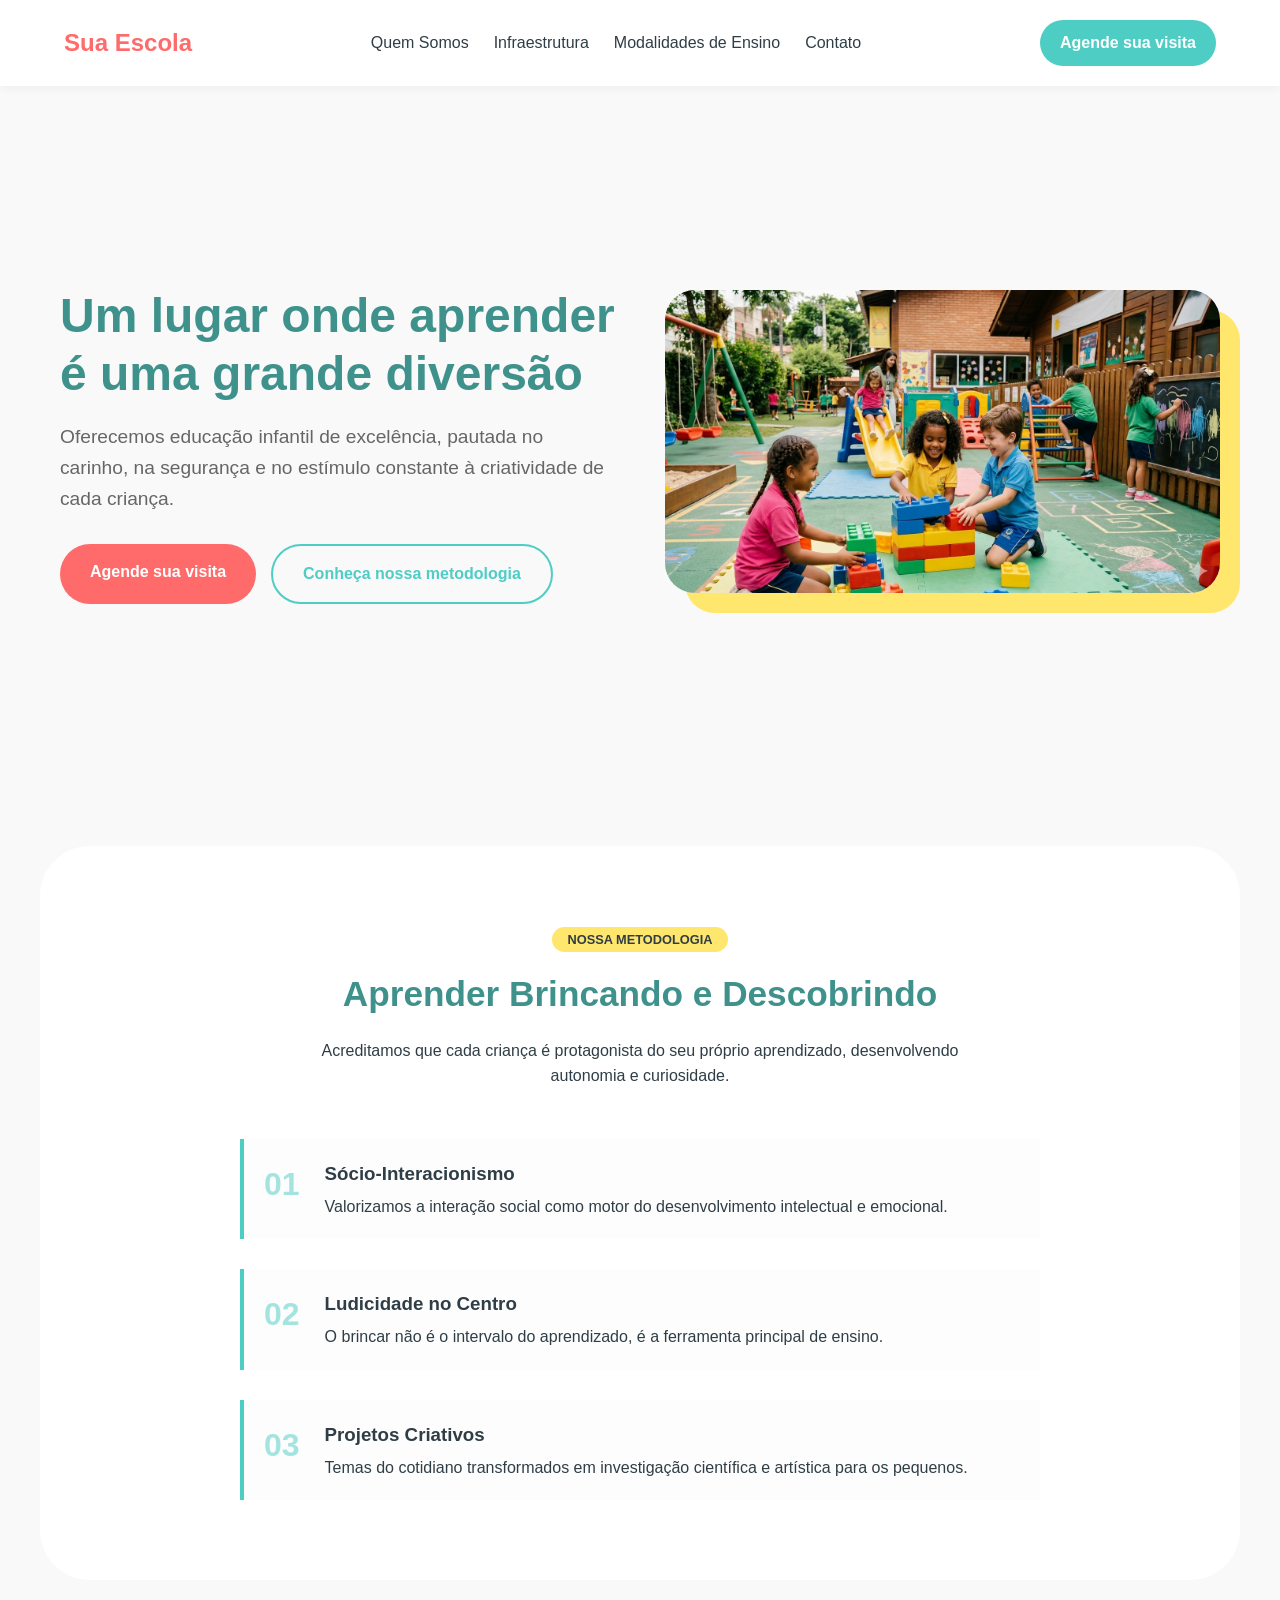
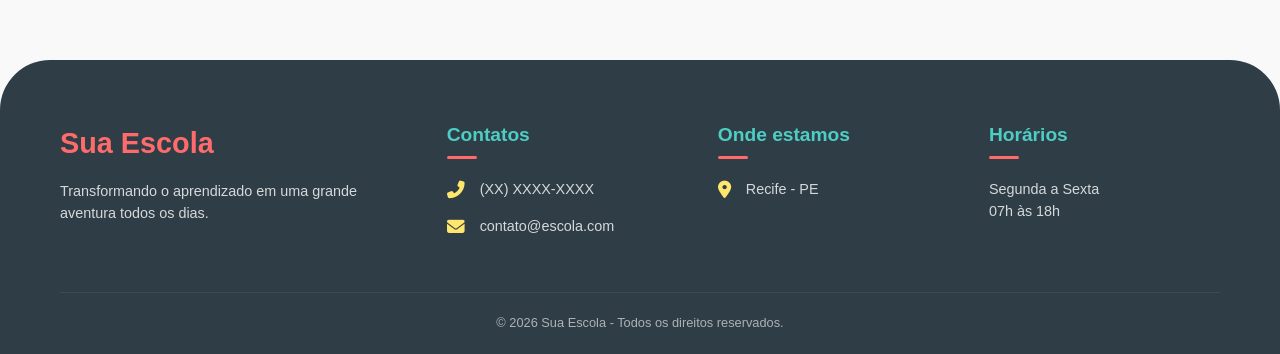
<file: index.html>
<!DOCTYPE html>
<html lang="pt-br">
  <head>
    <meta charset="UTF-8" />
    <meta name="viewport" content="width=device-width, initial-scale=1.0" />
    <title>Escola</title>
    <link rel="stylesheet" href="css/style.css" />
    <link
      rel="stylesheet"
      href="https://cdnjs.cloudflare.com/ajax/libs/font-awesome/6.5.0/css/all.min.css"
    />
  </head>

  <body>
    <header class="header">
      <div class="logo">
        <a href="#">Sua Escola</a>
      </div>

      <nav class="menu" aria-label="Navegação Principal">
        <ul>
          <li><a href="quemsomos.html">Quem Somos</a></li>
          <li><a href="infraestrutura.html">Infraestrutura</a></li>
          <li><a href="modalidades.html">Modalidades de Ensino</a></li>
          <li><a href="#contato">Contato</a></li>
        </ul>
      </nav>

      <a
        href="#contato"
        class="btn-header"
        aria-label="Agendar uma visita à escola"
        >Agende sua visita</a
      >
    </header>

    <main>
      <section id="inicio" class="hero">
        <div class="hero-content container">
          <div class="hero-text">
            <h1>Um lugar onde aprender é uma grande diversão</h1>
            <p>
              Oferecemos educação infantil de excelência, pautada no carinho, na
              segurança e no estímulo constante à criatividade de cada criança.
            </p>

            <div class="hero-buttons">
              <a
                href="#contato"
                class="btn-primary"
                aria-label="Agendar uma visita à escola"
                >Agende sua visita</a
              >
              <a href="#quem-somos" class="btn-secondary"
                >Conheça nossa metodologia</a
              >
            </div>
          </div>

          <div class="hero-img">
            <img
              src="img/index.png"
              alt="Grupo de crianças felizes brincando juntas em ambiente escolar"
              width="600"
              height="400"
            />
          </div>
        </div>
      </section>

      <section id="metodologia" class="methodology container">
        <div class="methodology-header">
          <span class="badge">Nossa Metodologia</span>
          <h2>Aprender Brincando e Descobrindo</h2>
          <p>
            Acreditamos que cada criança é protagonista do seu próprio
            aprendizado, desenvolvendo autonomia e curiosidade.
          </p>
        </div>

        <div class="methodology-content">
          <div class="methodology-item">
            <div class="number">01</div>
            <div class="text">
              <h3>Sócio-Interacionismo</h3>
              <p>
                Valorizamos a interação social como motor do desenvolvimento
                intelectual e emocional.
              </p>
            </div>
          </div>

          <div class="methodology-item">
            <div class="number">02</div>
            <div class="text">
              <h3>Ludicidade no Centro</h3>
              <p>
                O brincar não é o intervalo do aprendizado, é a ferramenta
                principal de ensino.
              </p>
            </div>
          </div>

          <div class="methodology-item">
            <div class="number">03</div>
            <div class="text">
              <h3>Projetos Criativos</h3>
              <p>
                Temas do cotidiano transformados em investigação científica e
                artística para os pequenos.
              </p>
            </div>
          </div>
        </div>
      </section>
    </main>

    <footer id="contato" class="footer">
      <div class="footer-container container">
        <div class="footer-grid">
          <div class="footer-brand">
            <h2>Sua Escola</h2>
            <p>
              Transformando o aprendizado em uma grande aventura todos os dias.
            </p>
          </div>

          <div class="footer-info">
            <h3>Contatos</h3>
            <div class="info-item">
              <i class="fas fa-phone-alt"></i>
              <span>(XX) XXXX-XXXX</span>
            </div>
            <div class="info-item">
              <i class="fas fa-envelope"></i>
              <span>contato@escola.com</span>
            </div>
          </div>

          <div class="footer-address">
            <h3>Onde estamos</h3>
            <div class="info-item">
              <i class="fas fa-map-marker-alt"></i>
              <span>Recife - PE<br /></span>
            </div>
          </div>

          <div class="footer-hours">
            <h3>Horários</h3>
            <p>Segunda a Sexta<br />07h às 18h</p>
          </div>
        </div>

        <div class="footer-bottom">
          <p>&copy; 2026 Sua Escola - Todos os direitos reservados.</p>
        </div>
      </div>
    </footer>
  </body>
</html>
</file>
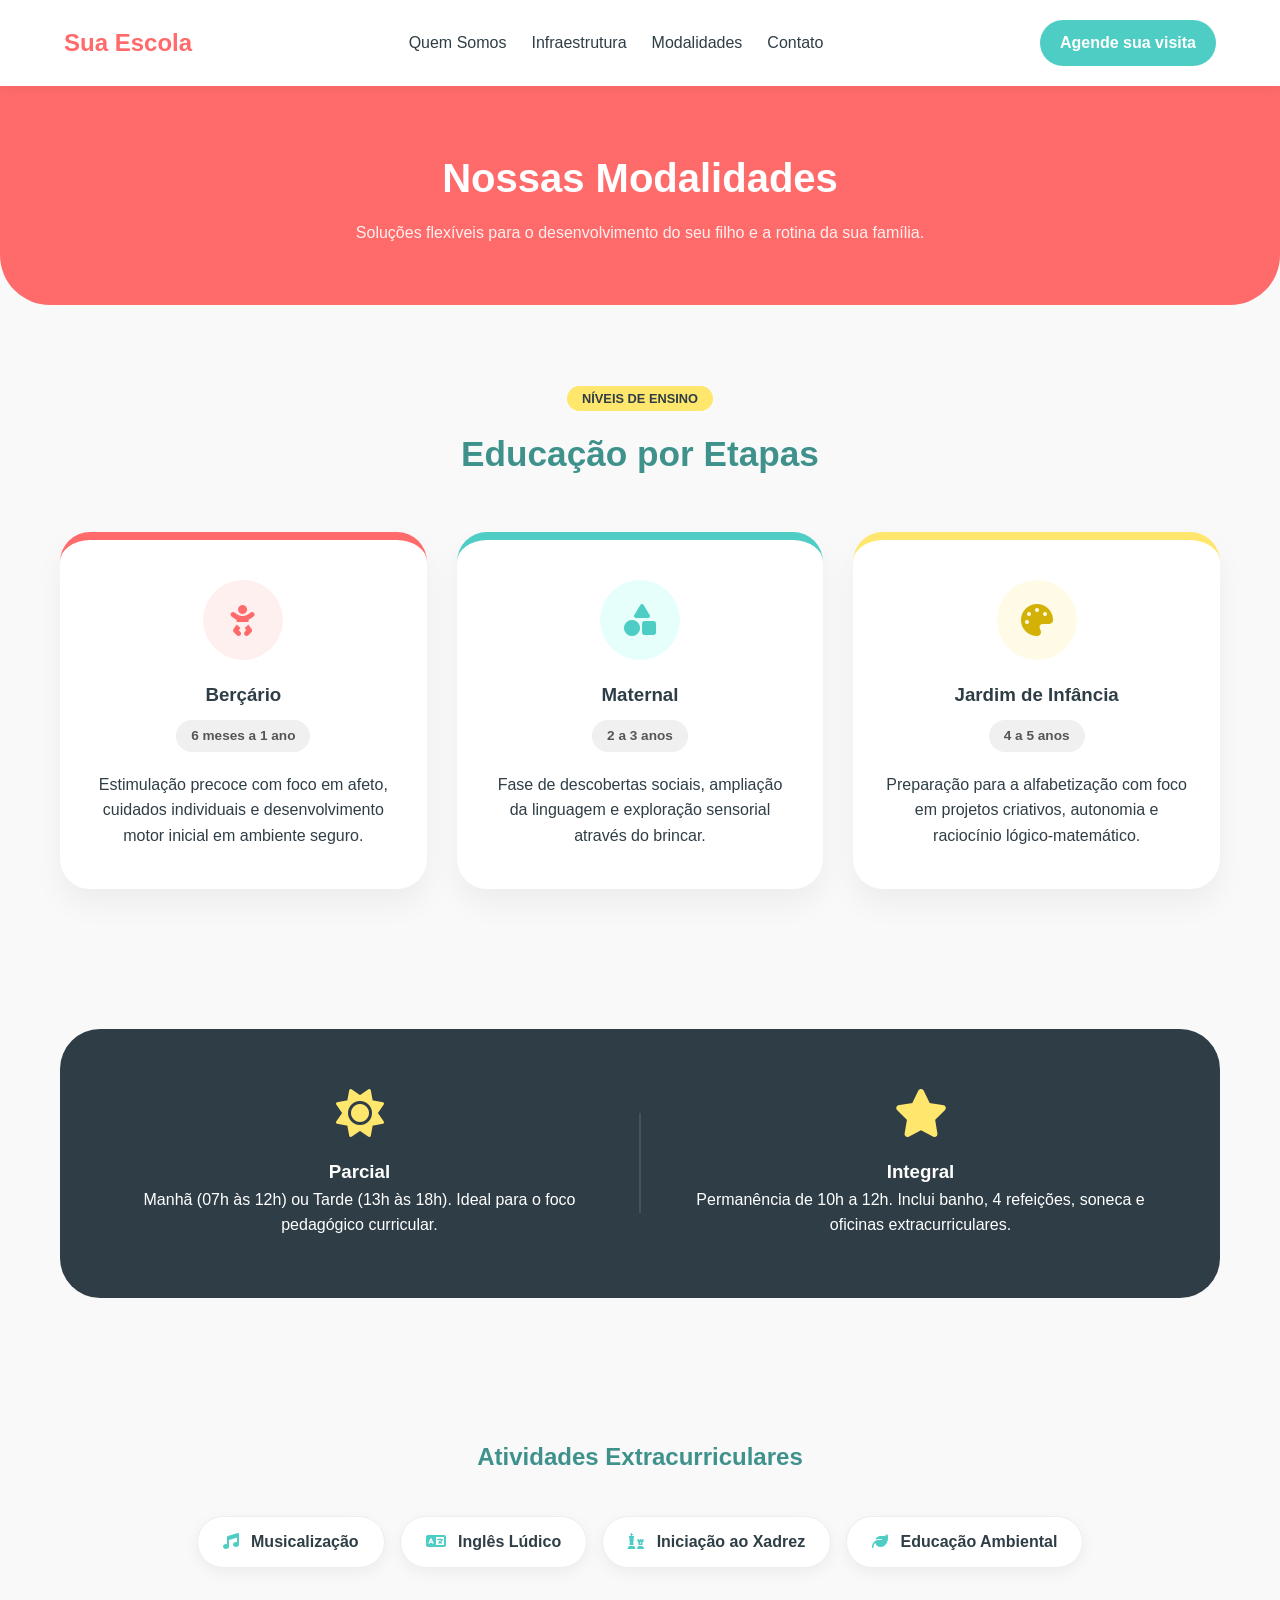
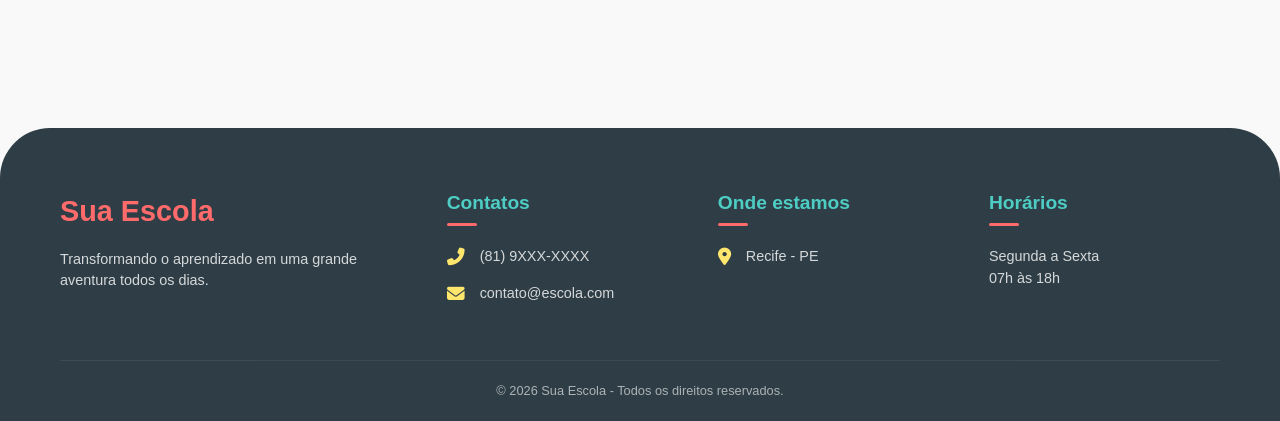
<file: modalidades.html>
<!DOCTYPE html>
<html lang="pt-br">
  <head>
    <meta charset="UTF-8" />
    <meta name="viewport" content="width=device-width, initial-scale=1.0" />
    <title>Modalidades de Ensino - Sua Escola</title>
    <link rel="stylesheet" href="css/style.css" />
    <link
      rel="stylesheet"
      href="https://cdnjs.cloudflare.com/ajax/libs/font-awesome/6.5.0/css/all.min.css"
    />
  </head>

  <body>
    <header class="header">
      <div class="logo"><a href="index.html">Sua Escola</a></div>
      <nav class="menu">
        <ul>
          <li><a href="quemsomos.html">Quem Somos</a></li>
          <li><a href="infraestrutura.html">Infraestrutura</a></li>
          <li><a href="modalidades.html" class="active">Modalidades</a></li>
          <li><a href="#contato">Contato</a></li>
        </ul>
      </nav>
      <a href="#contato" class="btn-header">Agende sua visita</a>
    </header>

    <main>
      <section
        class="page-header"
        style="background-color: var(--primary-color)"
      >
        <div class="container">
          <h1 style="color: white">Nossas Modalidades</h1>
          <p style="color: white; opacity: 0.9">
            Soluções flexíveis para o desenvolvimento do seu filho e a rotina da
            sua família.
          </p>
        </div>
      </section>

      <section class="modalidades-container container">
        <div class="methodology-header">
          <span class="badge">Níveis de Ensino</span>
          <h2>Educação por Etapas</h2>
        </div>

        <div class="mod-grid">
          <div class="mod-card">
            <div class="mod-icon" style="background: #fff0f0">
              <i class="fas fa-baby" style="color: var(--primary-color)"></i>
            </div>
            <h3>Berçário</h3>
            <span class="age-tag">6 meses a 1 ano</span>
            <p>
              Estimulação precoce com foco em afeto, cuidados individuais e
              desenvolvimento motor inicial em ambiente seguro.
            </p>
          </div>

          <div class="mod-card">
            <div class="mod-icon" style="background: #e6fffb">
              <i
                class="fas fa-shapes"
                style="color: var(--secondary-color)"
              ></i>
            </div>
            <h3>Maternal</h3>
            <span class="age-tag">2 a 3 anos</span>
            <p>
              Fase de descobertas sociais, ampliação da linguagem e exploração
              sensorial através do brincar.
            </p>
          </div>

          <div class="mod-card">
            <div class="mod-icon" style="background: #fffbe6">
              <i class="fas fa-palette" style="color: #d4b106"></i>
            </div>
            <h3>Jardim de Infância</h3>
            <span class="age-tag">4 a 5 anos</span>
            <p>
              Preparação para a alfabetização com foco em projetos criativos,
              autonomia e raciocínio lógico-matemático.
            </p>
          </div>
        </div>
      </section>

      <section class="turnos-section">
        <div class="container">
          <div class="turnos-box">
            <div class="turno-item">
              <i class="fas fa-sun"></i>
              <h3>Parcial</h3>
              <p>
                Manhã (07h às 12h) ou Tarde (13h às 18h). Ideal para o foco
                pedagógico curricular.
              </p>
            </div>
            <div class="divider"></div>
            <div class="turno-item">
              <i class="fas fa-star"></i>
              <h3>Integral</h3>
              <p>
                Permanência de 10h a 12h. Inclui banho, 4 refeições, soneca e
                oficinas extracurriculares.
              </p>
            </div>
          </div>
        </div>
      </section>

      <section class="extras container">
        <h2>Atividades Extracurriculares</h2>
        <div class="extras-tags">
          <span><i class="fas fa-music"></i> Musicalização</span>
          <span><i class="fas fa-language"></i> Inglês Lúdico</span>
          <span><i class="fas fa-chess"></i> Iniciação ao Xadrez</span>
          <span><i class="fas fa-leaf"></i> Educação Ambiental</span>
        </div>
      </section>
    </main>

    <footer id="contato" class="footer">
      <div class="footer-container container">
        <div class="footer-grid">
          <div class="footer-brand">
            <h2>Sua Escola</h2>
            <p>
              Transformando o aprendizado em uma grande aventura todos os dias.
            </p>
          </div>

          <div class="footer-info">
            <h3>Contatos</h3>
            <div class="info-item">
              <i class="fas fa-phone-alt"></i>
              <span>(81) 9XXX-XXXX</span>
            </div>
            <div class="info-item">
              <i class="fas fa-envelope"></i>
              <span>contato@escola.com</span>
            </div>
          </div>

          <div class="footer-address">
            <h3>Onde estamos</h3>
            <div class="info-item">
              <i class="fas fa-map-marker-alt"></i>
              <span>Recife - PE</span>
            </div>
          </div>

          <div class="footer-hours">
            <h3>Horários</h3>
            <p>Segunda a Sexta<br />07h às 18h</p>
          </div>
        </div>

        <div class="footer-bottom">
          <p>&copy; 2026 Sua Escola - Todos os direitos reservados.</p>
        </div>
      </div>
    </footer>
  </body>
</html>
</file>
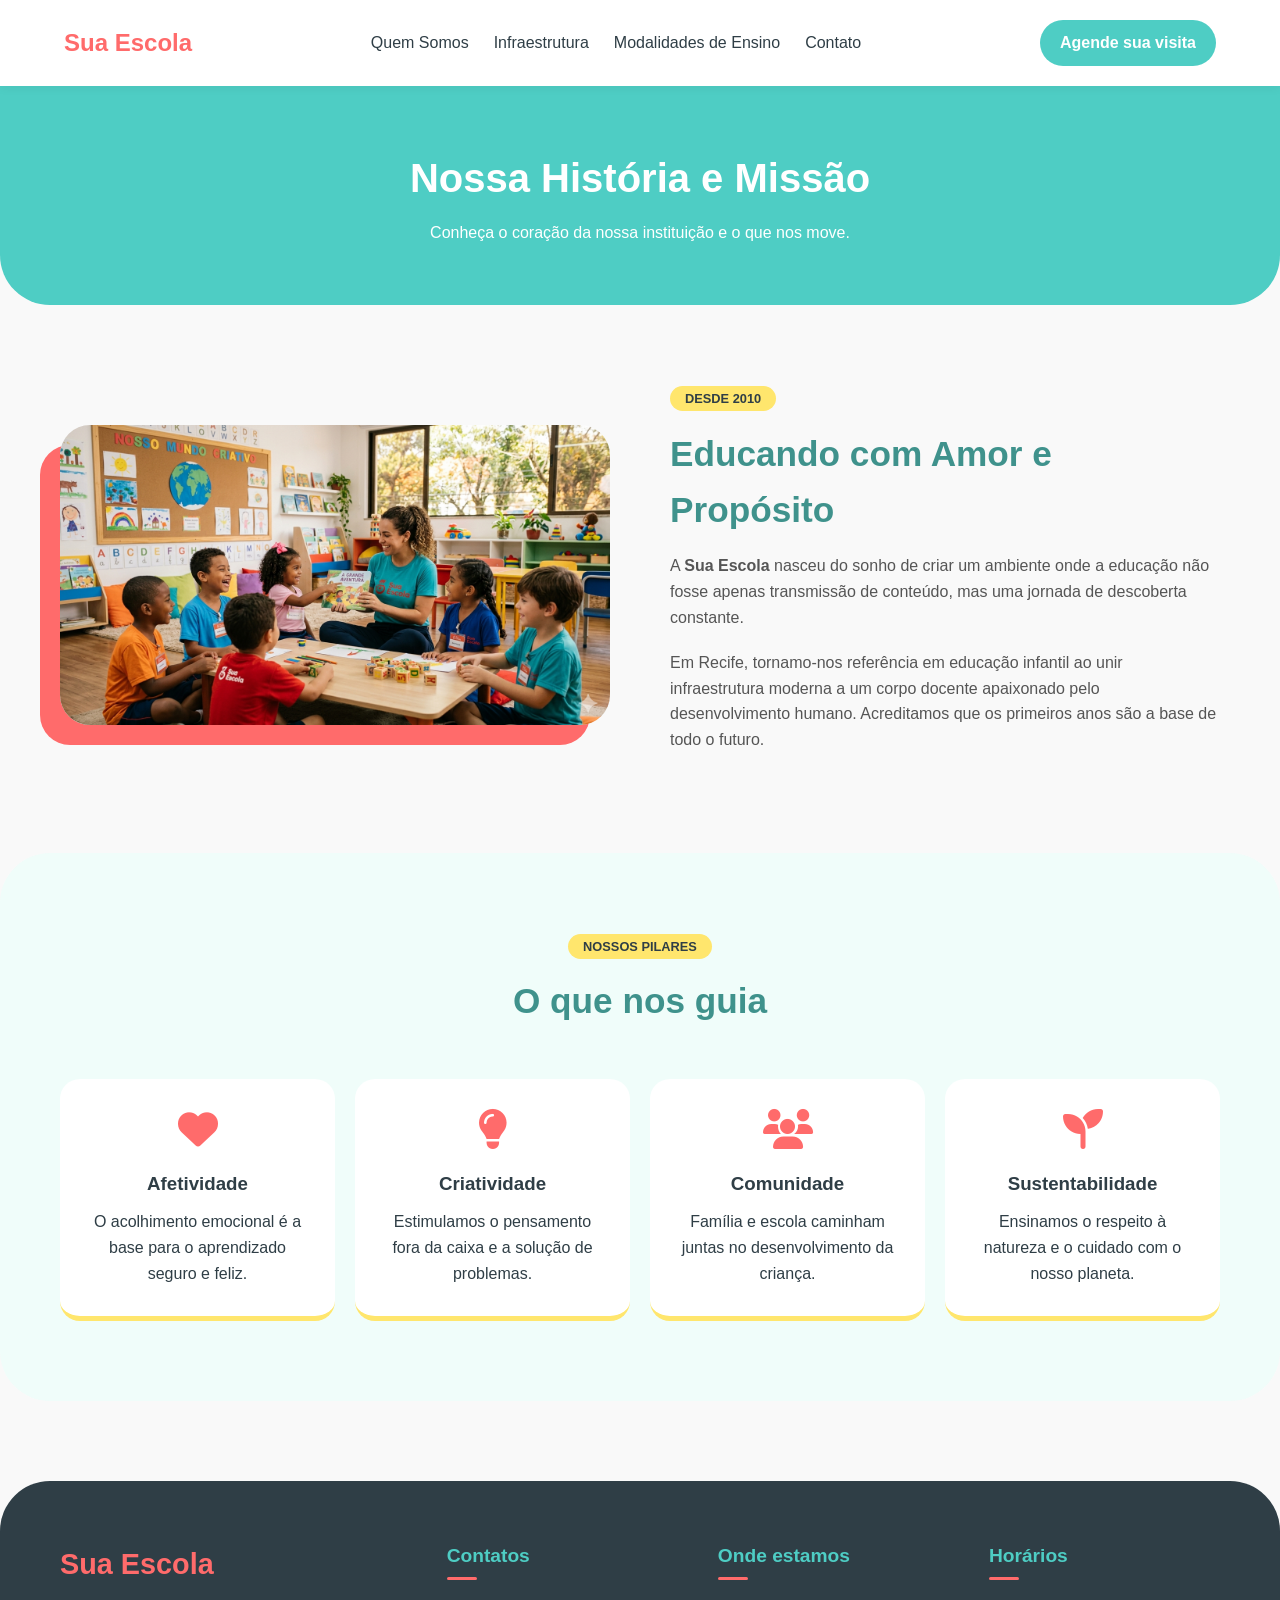
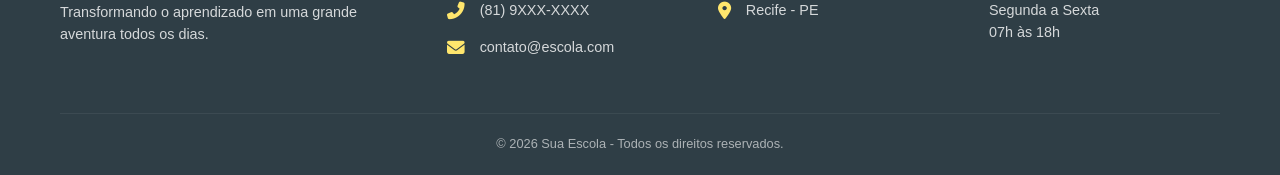
<file: quemsomos.html>
<!DOCTYPE html>
<html lang="pt-br">
  <head>
    <meta charset="UTF-8" />
    <meta name="viewport" content="width=device-width, initial-scale=1.0" />
    <title>Quem Somos - Sua Escola</title>
    <link rel="stylesheet" href="css/style.css" />
    <link rel="stylesheet" href="https://cdnjs.cloudflare.com/ajax/libs/font-awesome/6.5.0/css/all.min.css" />
  </head>

  <body>
    <header class="header">
      <div class="logo">
        <a href="index.html">Sua Escola</a>
      </div>

      <nav class="menu" aria-label="Navegação Principal">
        <ul>
          <li><a href="quemsomos.html" class="active">Quem Somos</a></li>
          <li><a href="infraestrutura.html">Infraestrutura</a></li>
          <li><a href="modalidades.html">Modalidades de Ensino</a></li>
          <li><a href="#contato">Contato</a></li>
        </ul>
      </nav>

      <a href="#contato" class="btn-header">Agende sua visita</a>
    </header>

    <main>
      <section class="page-header">
        <div class="container">
          <h1>Nossa História e Missão</h1>
          <p>Conheça o coração da nossa instituição e o que nos move.</p>
        </div>
      </section>

      <section class="about-section container">
        <div class="about-grid">
          <div class="about-image">
            <img src="img/quemsomos.png" alt="Professora e alunos em atividade" />
          </div>
          <div class="about-text">
            <span class="badge">Desde 2010</span>
            <h2>Educando com Amor e Propósito</h2>
            <p>
              A <strong>Sua Escola</strong> nasceu do sonho de criar um ambiente onde a educação não fosse apenas transmissão de conteúdo, mas uma jornada de descoberta constante.
            </p>
            <p>
              Em Recife, tornamo-nos referência em educação infantil ao unir infraestrutura moderna a um corpo docente apaixonado pelo desenvolvimento humano. Acreditamos que os primeiros anos são a base de todo o futuro.
            </p>
          </div>
        </div>
      </section>

      <section class="values-section">
        <div class="container">
          <div class="methodology-header">
            <span class="badge">Nossos Pilares</span>
            <h2>O que nos guia</h2>
          </div>
          
          <div class="values-grid">
            <div class="value-card">
              <i class="fas fa-heart"></i>
              <h3>Afetividade</h3>
              <p>O acolhimento emocional é a base para o aprendizado seguro e feliz.</p>
            </div>
            <div class="value-card">
              <i class="fas fa-lightbulb"></i>
              <h3>Criatividade</h3>
              <p>Estimulamos o pensamento fora da caixa e a solução de problemas.</p>
            </div>
            <div class="value-card">
              <i class="fas fa-users"></i>
              <h3>Comunidade</h3>
              <p>Família e escola caminham juntas no desenvolvimento da criança.</p>
            </div>
            <div class="value-card">
              <i class="fas fa-seedling"></i>
              <h3>Sustentabilidade</h3>
              <p>Ensinamos o respeito à natureza e o cuidado com o nosso planeta.</p>
            </div>
          </div>
        </div>
      </section>
    </main>

    <footer id="contato" class="footer">
      <div class="footer-container container">
        <div class="footer-grid">
          <div class="footer-brand">
            <h2>Sua Escola</h2>
            <p>Transformando o aprendizado em uma grande aventura todos os dias.</p>
          </div>

          <div class="footer-info">
            <h3>Contatos</h3>
            <div class="info-item">
              <i class="fas fa-phone-alt"></i>
              <span>(81) 9XXX-XXXX</span>
            </div>
            <div class="info-item">
              <i class="fas fa-envelope"></i>
              <span>contato@escola.com</span>
            </div>
          </div>

          <div class="footer-address">
            <h3>Onde estamos</h3>
            <div class="info-item">
              <i class="fas fa-map-marker-alt"></i>
              <span>Recife - PE</span>
            </div>
          </div>

          <div class="footer-hours">
            <h3>Horários</h3>
            <p>Segunda a Sexta<br />07h às 18h</p>
          </div>
        </div>

        <div class="footer-bottom">
          <p>&copy; 2026 Sua Escola - Todos os direitos reservados.</p>
        </div>
      </div>
    </footer>
  </body>
</html>
</file>
<file: css/style.css>
/* Configurações Gerais */
* {
  margin: 0;
  padding: 0;
  box-sizing: border-box;
  font-family: 'Segoe UI', Tahoma, Geneva, Verdana, sans-serif;
}

:root {
  --primary-color: #ff6b6b; /* Vermelho suave */
  --secondary-color: #4ecdc4; /* Verde água */
  --accent-color: #ffe66d; /* Amarelo sol */
  --text-dark: #2f3e46;
  --bg-light: #f9f9f9;
  --white: #ffffff;
}

body {
  background-color: var(--bg-light);
  color: var(--text-dark);
  line-height: 1.6;
}

.container {
  max-width: 1200px;
  margin: 0 auto;
  padding: 0 20px;
}

/* Header & Menu */
.header {
  display: flex;
  justify-content: space-between;
  align-items: center;
  padding: 20px 5%;
  background: var(--white);
  box-shadow: 0 2px 10px rgba(0,0,0,0.05);
  position: sticky;
  top: 0;
  z-index: 1000;
}

.logo a {
  font-size: 1.5rem;
  font-weight: bold;
  color: var(--primary-color);
  text-decoration: none;
}

.menu ul {
  display: flex;
  list-style: none;
  gap: 25px;
}

.menu a {
  text-decoration: none;
  color: var(--text-dark);
  font-weight: 500;
  transition: color 0.3s;
}

.menu a:hover {
  color: var(--secondary-color);
}

/* Botões */
.btn-header {
  background-color: var(--secondary-color);
  color: white;
  padding: 10px 20px;
  border-radius: 50px;
  text-decoration: none;
  font-weight: bold;
  transition: transform 0.2s;
}

.btn-header:hover {
  transform: scale(1.05);
  background-color: #3dbbb2;
}

/* Hero Section */
.hero {
  padding: 80px 0;
  display: flex;
  align-items: center;
  min-height: 80vh;
}

.hero-content {
  display: flex;
  align-items: center;
  gap: 50px;
  flex-wrap: wrap; /* Ajuste para mobile */
}

.hero-text {
  flex: 1;
  min-width: 300px;
}

.hero-text h1 {
  font-size: 3rem;
  color: #3f928c;
  margin-bottom: 20px;
  line-height: 1.2;
}

.hero-text p {
  font-size: 1.2rem;
  margin-bottom: 30px;
  color: #666;
}

.hero-buttons {
  display: flex;
  gap: 15px;
}

.btn-primary, .btn-secondary {
  padding: 15px 30px;
  border-radius: 30px;
  text-decoration: none;
  font-weight: bold;
  display: inline-block;
}

.btn-primary {
  background-color: var(--primary-color);
  color: white;
}

.btn-secondary {
  background-color: transparent;
  border: 2px solid var(--secondary-color);
  color: var(--secondary-color);
}

.btn-primary:hover {
  opacity: 0.9;
}

/* Imagem Hero */
.hero-img {
  flex: 1;
  min-width: 300px;
  text-align: center;
}

.hero-img img {
  max-width: 100%;
  height: auto;
  border-radius: 30px;
  box-shadow: 20px 20px 0px var(--accent-color);
}

/* Seção de Metodologia */
.methodology {
    padding: 80px 20px;
    background: #fff;
    border-radius: 50px;
    margin-top: 40px;
}

.methodology-header {
    text-align: center;
    max-width: 700px;
    margin: 0 auto 50px;
}

.badge {
    background: var(--accent-color);
    color: var(--text-dark);
    padding: 5px 15px;
    border-radius: 20px;
    font-size: 0.8rem;
    font-weight: bold;
    text-transform: uppercase;
}

.methodology-header h2 {
    color: #3f928c;
    font-size: 2.2rem;
    margin: 15px 0;
}

.methodology-content {
    display: flex;
    flex-direction: column;
    gap: 30px;
    max-width: 800px;
    margin: 0 auto;
}

.methodology-item {
    display: flex;
    align-items: flex-start;
    gap: 25px;
    padding: 20px;
    border-left: 4px solid var(--secondary-color);
    background: #fdfdfd;
    transition: 0.3s;
}

.methodology-item:hover {
    background: #f0fdfa;
    transform: translateX(10px);
}

.number {
    font-size: 2rem;
    font-weight: 900;
    color: var(--secondary-color);
    opacity: 0.5;
}

.methodology-item h3 {
    color: var(--text-dark);
    margin-bottom: 5px;
}

/* Estilização do Footer */
.footer {
  background-color: var(--text-dark); 
  color: var(--white);
  padding: 60px 0 20px;
  margin-top: 80px;
  border-radius: 50px 50px 0 0; 
}

.footer-grid {
  display: grid;
  grid-template-columns: 1.5fr 1fr 1fr 1fr; /* Colunas desiguais */
  gap: 40px;
  margin-bottom: 40px;
}

.footer-brand h2 {
  color: var(--primary-color); 
  margin-bottom: 15px;
  font-size: 1.8rem;
}

.footer h3 {
  color: var(--secondary-color); 
  font-size: 1.2rem;
  margin-bottom: 20px;
  position: relative;
}

/* Linha colorida abaixo dos títulos do rodapé */
.footer h3::after {
  content: '';
  display: block;
  width: 30px;
  height: 3px;
  background: var(--primary-color);
  margin-top: 5px;
  border-radius: 2px;
}

.footer .info-item {
  display: flex;
  align-items: center;
  gap: 15px;
  margin-bottom: 15px;
  font-size: 0.95rem;
}

.footer .info-item i {
  color: var(--accent-color);
  font-size: 1.1rem;
}

.footer-brand p, 
.footer-hours p,
.footer-info span,
.footer-address span {
  opacity: 0.8; /* Texto levemente suavizado */
  font-size: 0.9rem;
  line-height: 1.5;
}

/* Linha final de direitos autorais */
.footer-bottom {
  text-align: center;
  padding-top: 20px;
  border-top: 1px solid rgba(255, 255, 255, 0.1);
  font-size: 0.8rem;
  opacity: 0.6;
}

/* Responsividade para o Footer */
@media (max-width: 992px) {
  .footer-grid {
    grid-template-columns: 1fr 1fr; /* 2 colunas em tablets */
  }
}

@media (max-width: 600px) {
  .footer-grid {
    grid-template-columns: 1fr; /* 1 coluna em celulares */
    text-align: center;
  }
  
  .footer h3::after {
    margin: 5px auto 0; /* Centraliza a linha no mobile */
  }

  .footer .info-item {
    justify-content: center;
  }
}
/* Responsividade Contato */
@media (max-width: 768px) {
    .contact-grid {
        grid-template-columns: 1fr;
        gap: 40px;
    }
}

/* Responsividade para Celulares */
@media (max-width: 768px) {
  .header {
    flex-direction: column;
    gap: 15px;
  }
  
  .menu ul {
    gap: 10px;
    font-size: 0.9rem;
  }

  .hero-text h1 {
    font-size: 2.2rem;
  }

  .hero-content {
    flex-direction: column-reverse;
    text-align: center;
  }

  .hero-buttons {
    justify-content: center;
  }
}




/* QUEM SOMOS */

/* --- Estilos da Página Quem Somos --- */

.page-header {
  background-color: var(--secondary-color);
  padding: 60px 0;
  text-align: center;
  color: white;
  border-radius: 0 0 50px 50px;
}

.page-header h1 {
  font-size: 2.5rem;
  margin-bottom: 10px;
}

.about-section {
  padding: 80px 20px;
}

.about-grid {
  display: flex;
  align-items: center;
  gap: 60px;
}

.about-image {
  flex: 1;
}

.about-image img {
  width: 100%;
  border-radius: 30px;
  box-shadow: -20px 20px 0px var(--primary-color); /* Shadow invertida do hero */
}

.about-text {
  flex: 1;
}

.about-text h2 {
  color: #3f928c;
  font-size: 2.2rem;
  margin: 15px 0;
}

.about-text p {
  margin-bottom: 20px;
  color: #555;
}

/* Seção de Valores */
.values-section {
  background: #f0fdfa;
  padding: 80px 0;
  border-radius: 50px;
}

.values-grid {
  display: grid;
  grid-template-columns: repeat(auto-fit, minmax(200px, 1fr));
  gap: 20px;
  margin-top: 40px;
}

.value-card {
  background: var(--white);
  padding: 30px;
  border-radius: 20px;
  text-align: center;
  transition: 0.3s;
  border-bottom: 5px solid var(--accent-color);
}

.value-card:hover {
  transform: translateY(-10px);
}

.value-card i {
  font-size: 2.5rem;
  color: var(--primary-color);
  margin-bottom: 20px;
}

.value-card h3 {
  color: var(--text-dark);
  margin-bottom: 10px;
}

/* Responsividade Quem Somos */
@media (max-width: 768px) {
  .about-grid {
    flex-direction: column;
    text-align: center;
  }
  
  .about-image img {
    box-shadow: 10px 10px 0px var(--primary-color);
  }
}

/* --- Estilos da Página Infraestrutura --- */

.infra-grid-section {
    padding: 60px 20px;
}

.infra-cards {
    display: grid;
    grid-template-columns: repeat(auto-fit, minmax(280px, 1fr));
    gap: 30px;
    margin-top: 40px;
}

.infra-card {
    background: var(--white);
    border-radius: 25px;
    overflow: hidden;
    box-shadow: 0 10px 20px rgba(0,0,0,0.05);
    transition: transform 0.3s ease;
    border: 1px solid #eee;
}

.infra-card:hover {
    transform: translateY(-10px);
}

.infra-img {
    position: relative;
    height: 200px;
}

.infra-img img {
    width: 100%;
    height: 100%;
    object-fit: cover;
}

.infra-tag {
    position: absolute;
    bottom: 15px;
    left: 15px;
    background: var(--secondary-color);
    color: white;
    padding: 5px 15px;
    border-radius: 15px;
    font-size: 0.8rem;
    font-weight: bold;
}

.infra-content {
    padding: 25px;
}

.infra-content h3 {
    color: var(--text-dark);
    margin-bottom: 10px;
}

.infra-content p {
    font-size: 0.95rem;
    color: #777;
}

/* Seção de Segurança */
.security-highlights {
    padding: 80px 0;
    background: linear-gradient(135deg, var(--secondary-color), #3dbbb2);
}

.security-box {
    background: white;
    padding: 50px;
    border-radius: 40px;
    display: flex;
    align-items: center;
    justify-content: space-between;
    gap: 40px;
}

.security-text h2 {
    color: var(--secondary-color);
    margin-bottom: 25px;
    font-size: 2rem;
}

.security-list {
    list-style: none;
}

.security-list li {
    margin-bottom: 15px;
    display: flex;
    align-items: center;
    gap: 15px;
    font-weight: 500;
}

.security-list i {
    color: var(--primary-color);
}

.security-icon-box i {
    font-size: 8rem;
    color: #f0f0f0;
}

/* Ajustes Responsivos */
@media (max-width: 768px) {
    .security-box {
        flex-direction: column;
        text-align: center;
        padding: 30px;
    }
    
    .security-list li {
        justify-content: center;
    }

    .security-icon-box {
        display: none;
    }
}

/* --- Estilos da Página Modalidades --- */

.modalidades-container {
    padding: 80px 20px;
}

.mod-grid {
    display: grid;
    grid-template-columns: repeat(auto-fit, minmax(300px, 1fr));
    gap: 30px;
    margin-top: 50px;
}

.mod-card {
    background: white;
    padding: 40px 30px;
    border-radius: 30px;
    text-align: center;
    box-shadow: 0 15px 30px rgba(0,0,0,0.05);
    border-top: 8px solid var(--secondary-color);
    transition: 0.3s;
}

.mod-card:nth-child(1) { border-top-color: var(--primary-color); }
.mod-card:nth-child(3) { border-top-color: var(--accent-color); }

.mod-card:hover {
    transform: scale(1.03);
}

.mod-icon {
    width: 80px;
    height: 80px;
    border-radius: 50%;
    display: flex;
    align-items: center;
    justify-content: center;
    margin: 0 auto 20px;
    font-size: 2rem;
}

.age-tag {
    display: inline-block;
    background: #f0f0f0;
    padding: 5px 15px;
    border-radius: 50px;
    font-size: 0.85rem;
    font-weight: bold;
    margin: 10px 0 20px;
    color: #555;
}

/* Turnos */
.turnos-section {
    padding: 60px 0;
}

.turnos-box {
    background: var(--text-dark);
    color: white;
    border-radius: 40px;
    display: flex;
    padding: 60px;
    gap: 40px;
    align-items: center;
}

.turno-item {
    flex: 1;
    text-align: center;
}

.turno-item i {
    font-size: 3rem;
    color: var(--accent-color);
    margin-bottom: 20px;
}

.divider {
    width: 2px;
    height: 100px;
    background: rgba(255,255,255,0.1);
}

/* Extras */
.extras {
    padding: 80px 20px;
    text-align: center;
}

.extras h2 {
    margin-bottom: 40px;
    color: #3f928c;
}

.extras-tags {
    display: flex;
    flex-wrap: wrap;
    justify-content: center;
    gap: 15px;
}

.extras-tags span {
    background: white;
    padding: 12px 25px;
    border-radius: 50px;
    box-shadow: 0 5px 15px rgba(0,0,0,0.05);
    font-weight: 600;
    color: var(--text-dark);
    border: 1px solid #eee;
}

.extras-tags i {
    margin-right: 8px;
    color: var(--secondary-color);
}

/* Mobile Turnos */
@media (max-width: 768px) {
    .turnos-box {
        flex-direction: column;
        padding: 40px 20px;
    }
    .divider {
        width: 80%;
        height: 2px;
    }
}
</file>
